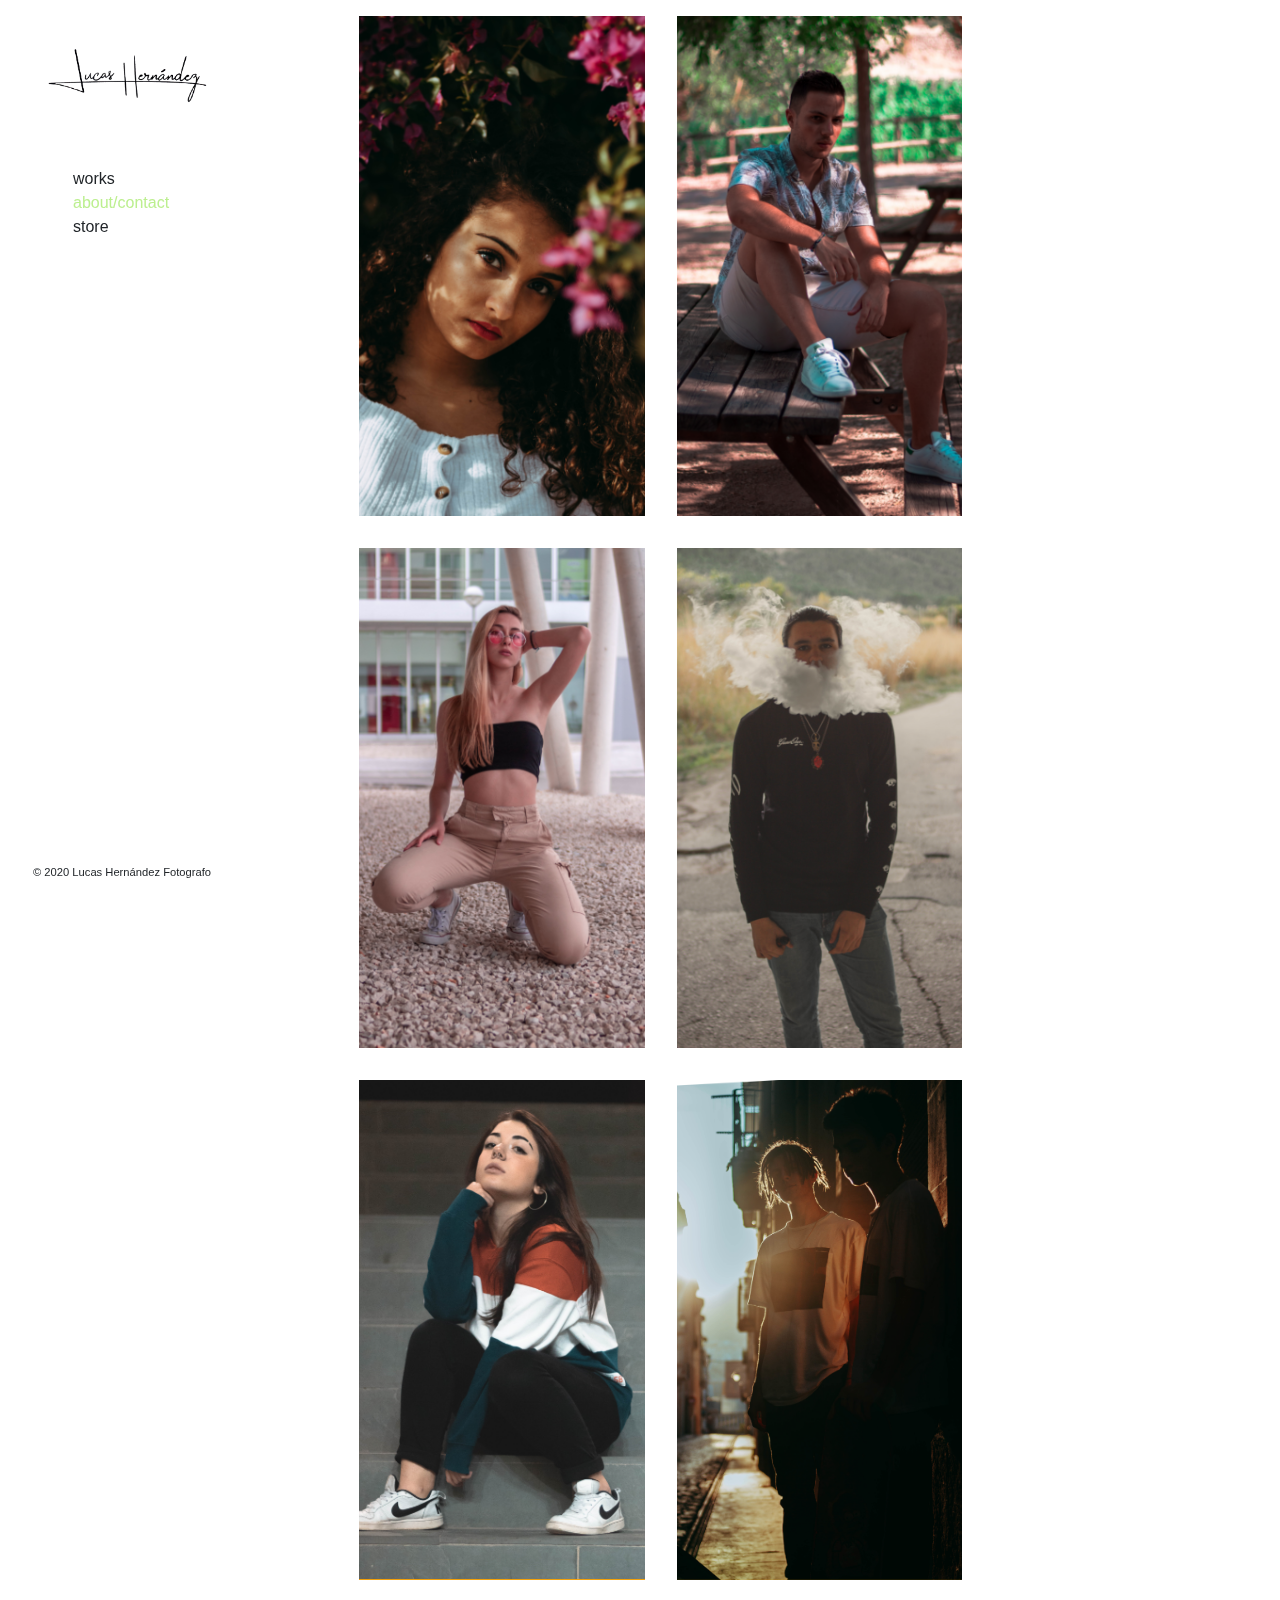
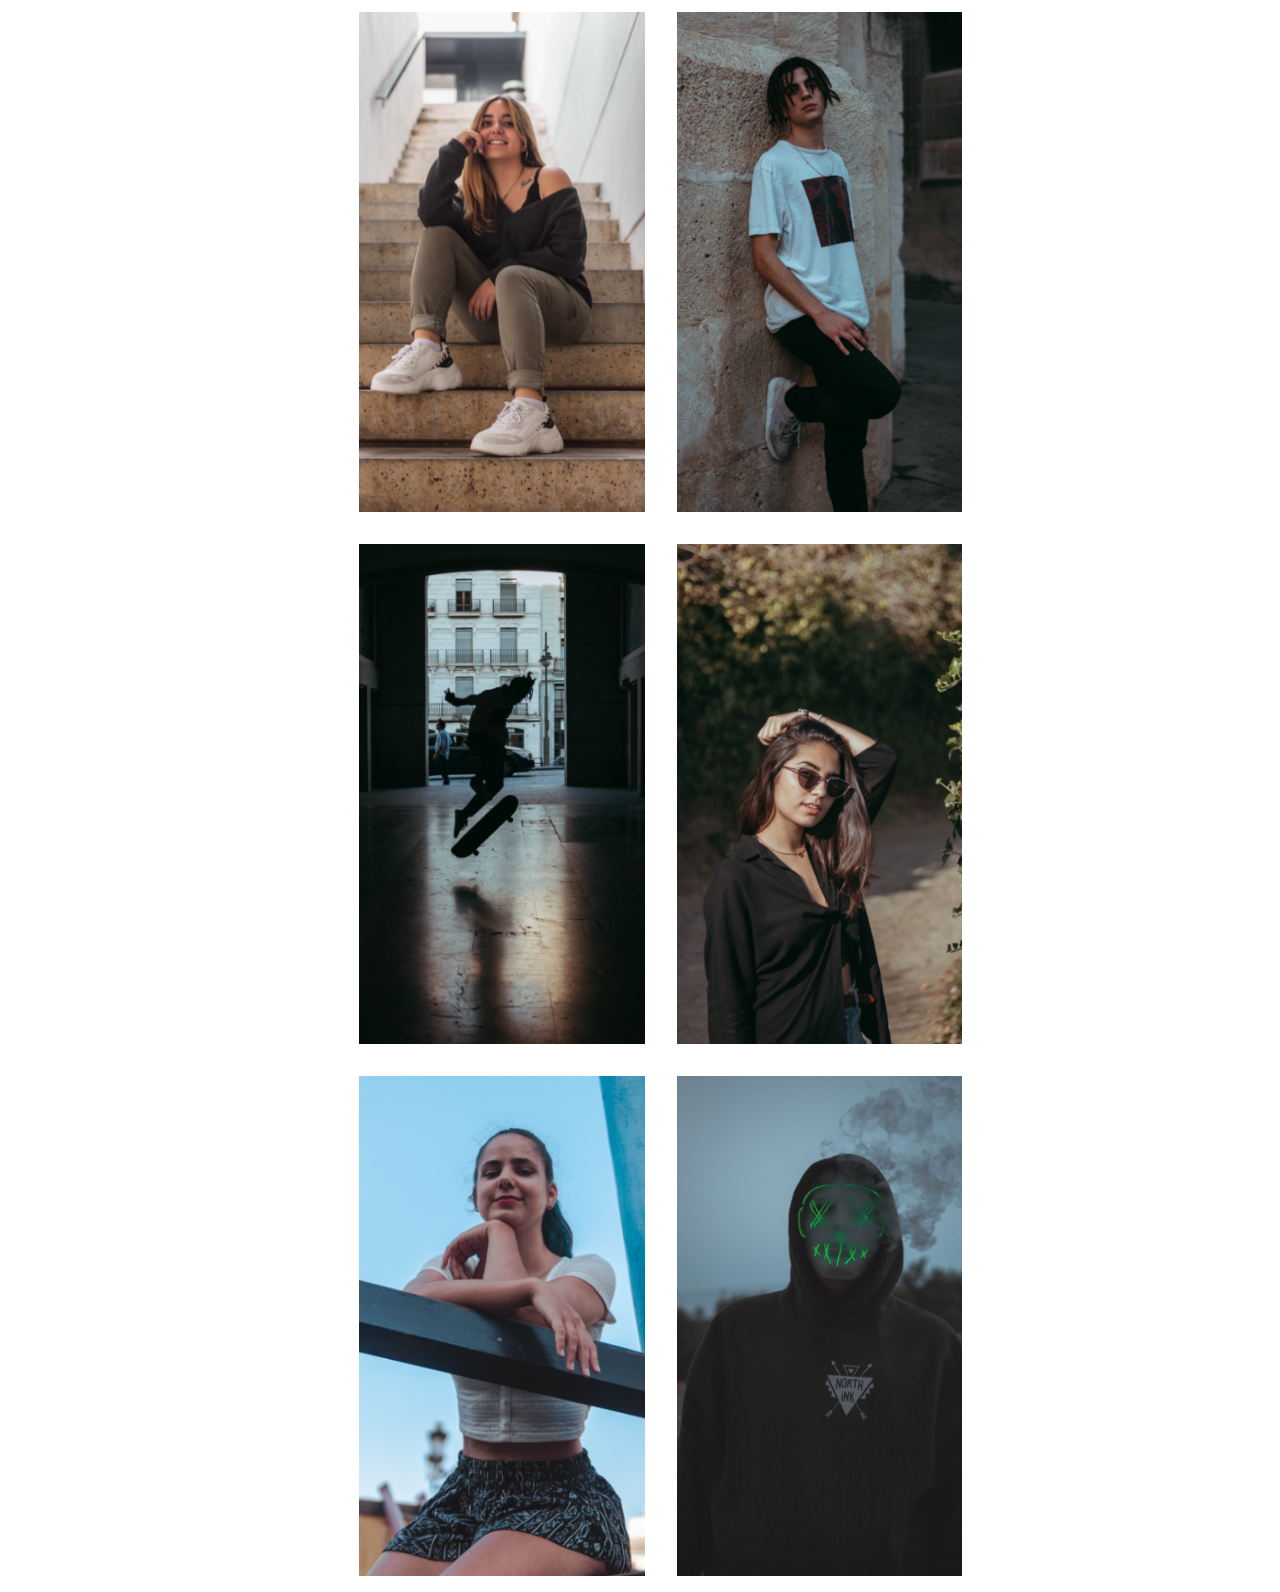
<file: index.html>
<!doctype html>
<html lang="es">

<head>
    <meta charset="utf-8">
    <meta name="viewport" content="width=device-width, initial-scale=1, shrink-to-fit=no">
    <!-- GFonts -->
    <link href="https://fonts.googleapis.com/css?family=Playfair+Display:400,700|Poppins:300,400&display=swap" rel="stylesheet">
    <link rel="stylesheet" href="https://use.fontawesome.com/releases/v5.12.1/css/all.css" integrity="sha384-v8BU367qNbs/aIZIxuivaU55N5GPF89WBerHoGA4QTcbUjYiLQtKdrfXnqAcXyTv" crossorigin="anonymous">


    <!-- Bootstrap CSS -->
    <link rel="stylesheet" href="css/bootstrap.min.css" type="text/css">
    <link rel="stylesheet" href="css/bootstrap-grid.css" type="text/css">
    <title>Lucas Hernández</title>
</head>
<style type="text/css">
    ul li {
        list-style-type: none;
    }
    .c1 {
        padding: 3em;
        font-family: var (--poppins);
        color: var (--negre);
        position: fixed;
        top: 0;
        height: 100vh;
        width: 23vw;
        right: 0;
        bottom: 0;
        left: 0;
    }

    a {
        color: var(--verd)
    }

    .c2 {
        margin-left: 28vw;
        width: 72vw;
        position: relative;
        height: auto;
    }
    .insta{
        padding: 1em;
    }
     
    .logo {
        padding-bottom: 4em;
    }
    .social{
        color: black;
        padding-left: 2.5em;
    }

    .copyright {
        font-size: 0.7em;
        padding-top: 53em;
    }

    .secciones {
        padding-bottom: 1em;
    }

    .fotos img {
        background: orange;
        position: relative;
        /*        width: 100%;*/
    }

    .modul-foto {
        float: left;
        width: 30%;
        height: 500px;
        background: blue;
        margin: 1em;
        overflow: hidden;
    }

    .modul-foto img {
        object-fit: cover;
        height: 100%;
        width: 100%;
        object-position: center;
    }

</style>

<body>
    <div class="c1">
        <div class="row">
            <div>
                <div class="logo">
                    <img class="col-10" src="img/Lucas%20Hern%C3%A1ndez.png" alt="">
                </div>
                <div class="secciones">
                    <ul>
                        <li><div>works</div></li>
                        <a href="index2.html">about/contact</a>
                        <li><div>store</div></li>
                    </ul>
                </div>
                <div class="social">
                    <a href="https://www.instagram.com/lu1.4/"><i class="fab fa-instagram"></i></a>
                    <a href="https://www.behance.net/lucashernandezph"><i class="fab fa-behance"></i></a>
                </div>
                <div class="copyright">© 2020 Lucas Hernández Fotografo</div>
            </div>
        </div>
    </div>
    <div class="c2">
        <div class="row">
            <div class="fotos">
                <div class="modul-foto">
                    <a href="https://www.behance.net/gallery/78393267/Ahymara-%28Alqueria-del-Duc%29"><img class="" src="img/aymara.png" alt=""></a>
                </div>
                <div class="modul-foto">
                    <img class="" src="img/oscar.png" alt="">
                </div>
                <div class="modul-foto">
                    <img class="" src="img/lucia.png" alt="">
                </div>
                <div class="modul-foto">
                    <img class="" src="img/MARCOS.png" alt="">
                </div>
                <div class="modul-foto">
                    <img class="" src="img/nerea.png" alt="">
                </div>
                <div class="modul-foto">
                    <img class="" src="img/pelu-nico.png" alt="">
                </div>
                <div class="modul-foto">
                    <img class="" src="img/sara.png" alt="">
                </div>
                <div class="modul-foto">
                    <img class="" src="img/pelu.png" alt="">
                </div>
                <div class="modul-foto">
                    <img class="" src="img/skate.png" alt="">
                </div>
                <div class="modul-foto">
                    <img class="" src="img/sol.png" alt="">
                </div>
                <div class="modul-foto">
                    <img class="" src="img/vicky.png" alt="">
                </div>
                <div class="modul-foto">
                    <img class="" src="img/mascara.png" alt="">
                </div>
                <!--
                <img class="" src="img/sara.png" alt="">
                <img class="" src="img/pelu.png" alt="">
                <img class="" src="img/skate.png" alt="">
                <img class="" src="img/sol.png" alt="">
                <img class="" src="img/vicky.png" alt="">
-->
            </div>
        </div>
    </div>



    <!-- Optional JavaScript -->
    <!-- jQuery first, then Popper.js, then Bootstrap JS -->
    <script src="https://code.jquery.com/jquery-3.4.1.slim.min.js" integrity="sha384-J6qa4849blE2+poT4WnyKhv5vZF5SrPo0iEjwBvKU7imGFAV0wwj1yYfoRSJoZ+n" crossorigin="anonymous"></script>
    <script src="https://cdn.jsdelivr.net/npm/popper.js@1.16.0/dist/umd/popper.min.js" integrity="sha384-Q6E9RHvbIyZFJoft+2mJbHaEWldlvI9IOYy5n3zV9zzTtmI3UksdQRVvoxMfooAo" crossorigin="anonymous"></script>
    <script src="https://stackpath.bootstrapcdn.com/bootstrap/4.4.1/js/bootstrap.min.js" integrity="sha384-wfSDF2E50Y2D1uUdj0O3uMBJnjuUD4Ih7YwaYd1iqfktj0Uod8GCExl3Og8ifwB6" crossorigin="anonymous"></script>
</body>

</html>
</file>
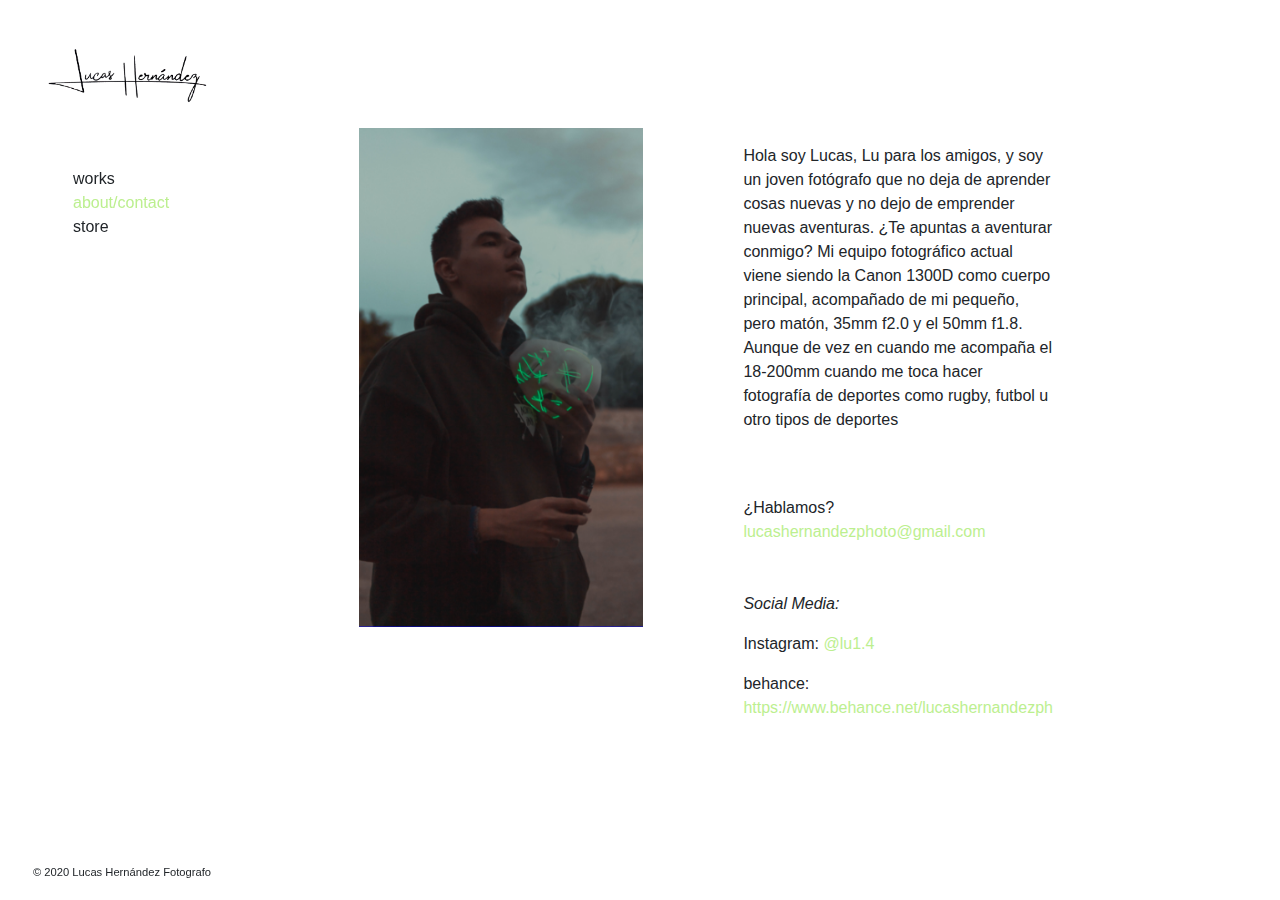
<file: index2.html>
<!doctype html>
<html lang="es">

<head>
    <meta charset="utf-8">
    <meta name="viewport" content="width=device-width, initial-scale=1, shrink-to-fit=no">
    <!-- GFonts -->
    <link href="https://fonts.googleapis.com/css?family=Playfair+Display:400,700|Poppins:300,400&display=swap" rel="stylesheet">
    <link rel="stylesheet" href="https://use.fontawesome.com/releases/v5.12.1/css/all.css" integrity="sha384-v8BU367qNbs/aIZIxuivaU55N5GPF89WBerHoGA4QTcbUjYiLQtKdrfXnqAcXyTv" crossorigin="anonymous">


    <!-- Bootstrap CSS -->
    <link rel="stylesheet" href="css/bootstrap.min.css" type="text/css">
    <link rel="stylesheet" href="css/bootstrap-grid.css" type="text/css">
    <title>Lucas Hernández</title>
</head>
<style type="text/css">
    ul li {
        list-style-type: none;
    }

    .c1 {
        padding: 3em;
        font-family: var (--poppins);
        color: var (--negre);
        position: fixed;
        top: 0;
        height: 100vh;
        width: 23vw;
        right: 0;
        bottom: 0;
        left: 0;
    }

    a {
        color: var(--verd)
    }

    .c2 {
        margin-left: 28vw;
        padding-right: 20vw;
        width: 72vw;
        position: relative;
        height: auto;
    }

    .logo {
        padding-bottom: 4em;
    }

    .copyright {
        font-size: 0.7em;
        padding-top: 53em;
    }

    .secciones {
        padding-bottom: 1em;
    }

    .fotos img {
        background: orange;
        position: relative;
        /*        width: 100%;*/
    }

    .insta {
        color: black;
        padding-left: 2.5em;
    }

    .desc {
        display: flex;
        margin-left: 25em;
    }

    .social {
        margin-left: 25em;
    }

    .social_media {
        padding-top: 2em;
        font-style: italic;
    }

    .correo {
        display: flex;
        padding-top: 3em;
        margin-left: 25em;
    }

    .bloque {
        padding-top: 2em;
    }

    .about {
        padding-top: 7em;
        object-position: center;
    }

    .modul-foto {
        float: left;
        width: 40%;
        height: 80%;
        background: blue;
        margin: 1em;
        overflow: hidden;
    }

    .modul-foto img {
        object-fit: cover;
        height: 100%;
        width: 100%;
        object-position: center;
    }
</style>

<body>
    <div class="c1">
        <div class="row">
            <div>
                <div class="logo">
                    <a href="index.html"><img class="col-10" src="img/Lucas%20Hern%C3%A1ndez.png" alt=""></a>
                </div>
                <div class="secciones">
                    <ul>
                        <li><div>works</div></li>
                        <a href="index2.html">about/contact</a>
                        <li><div>store</div></li>
                    </ul>
                </div>
                <div class="insta">
                    <a href="https://www.instagram.com/lu1.4/"><i class="fab fa-instagram"></i></a>
                    <a href="https://www.behance.net/lucashernandezph"><i class="fab fa-behance"></i></a>
                </div>
                <div class="copyright">© 2020 Lucas Hernández Fotografo</div>
            </div>
        </div>
    </div>
    <div class="c2">
        <div class="row">
            <div class="about">
                
                <div class="modul-foto">
                    <img class="jo" src="img/jo.png" alt="">
                </div>

                <div class="bloque">
                    <div class="desc">
                        <p>Hola soy Lucas, Lu para los amigos, y soy un joven fotógrafo que no deja de aprender cosas nuevas y no dejo de emprender nuevas aventuras. ¿Te apuntas a aventurar conmigo?
                            Mi equipo fotográfico actual viene siendo la Canon 1300D como cuerpo principal, acompañado de mi pequeño, pero matón, 35mm f2.0 y el 50mm f1.8. Aunque de vez en cuando me acompaña el 18-200mm cuando me toca hacer fotografía de deportes como rugby, futbol u otro tipos de deportes</p>
                    </div>
                    <div class="correo">
                        <p>¿Hablamos?<br>
                            <a href="mailto:lucashernandezphoto@gmail.com">lucashernandezphoto@gmail.com</a></p>
                    </div>
                    <div class="social">
                        <p class="social_media">Social Media:</p>
                        <div>
                            <p>Instagram:<a href="https://www.instagram.com/lu1.4/"> @lu1.4</a></p>
                            <p>behance:<a href="https://www.behance.net/lucashernandezph"> https://www.behance.net/lucashernandezph</a></p>
                        </div>
                    </div>
                </div>
            </div>
</file>
